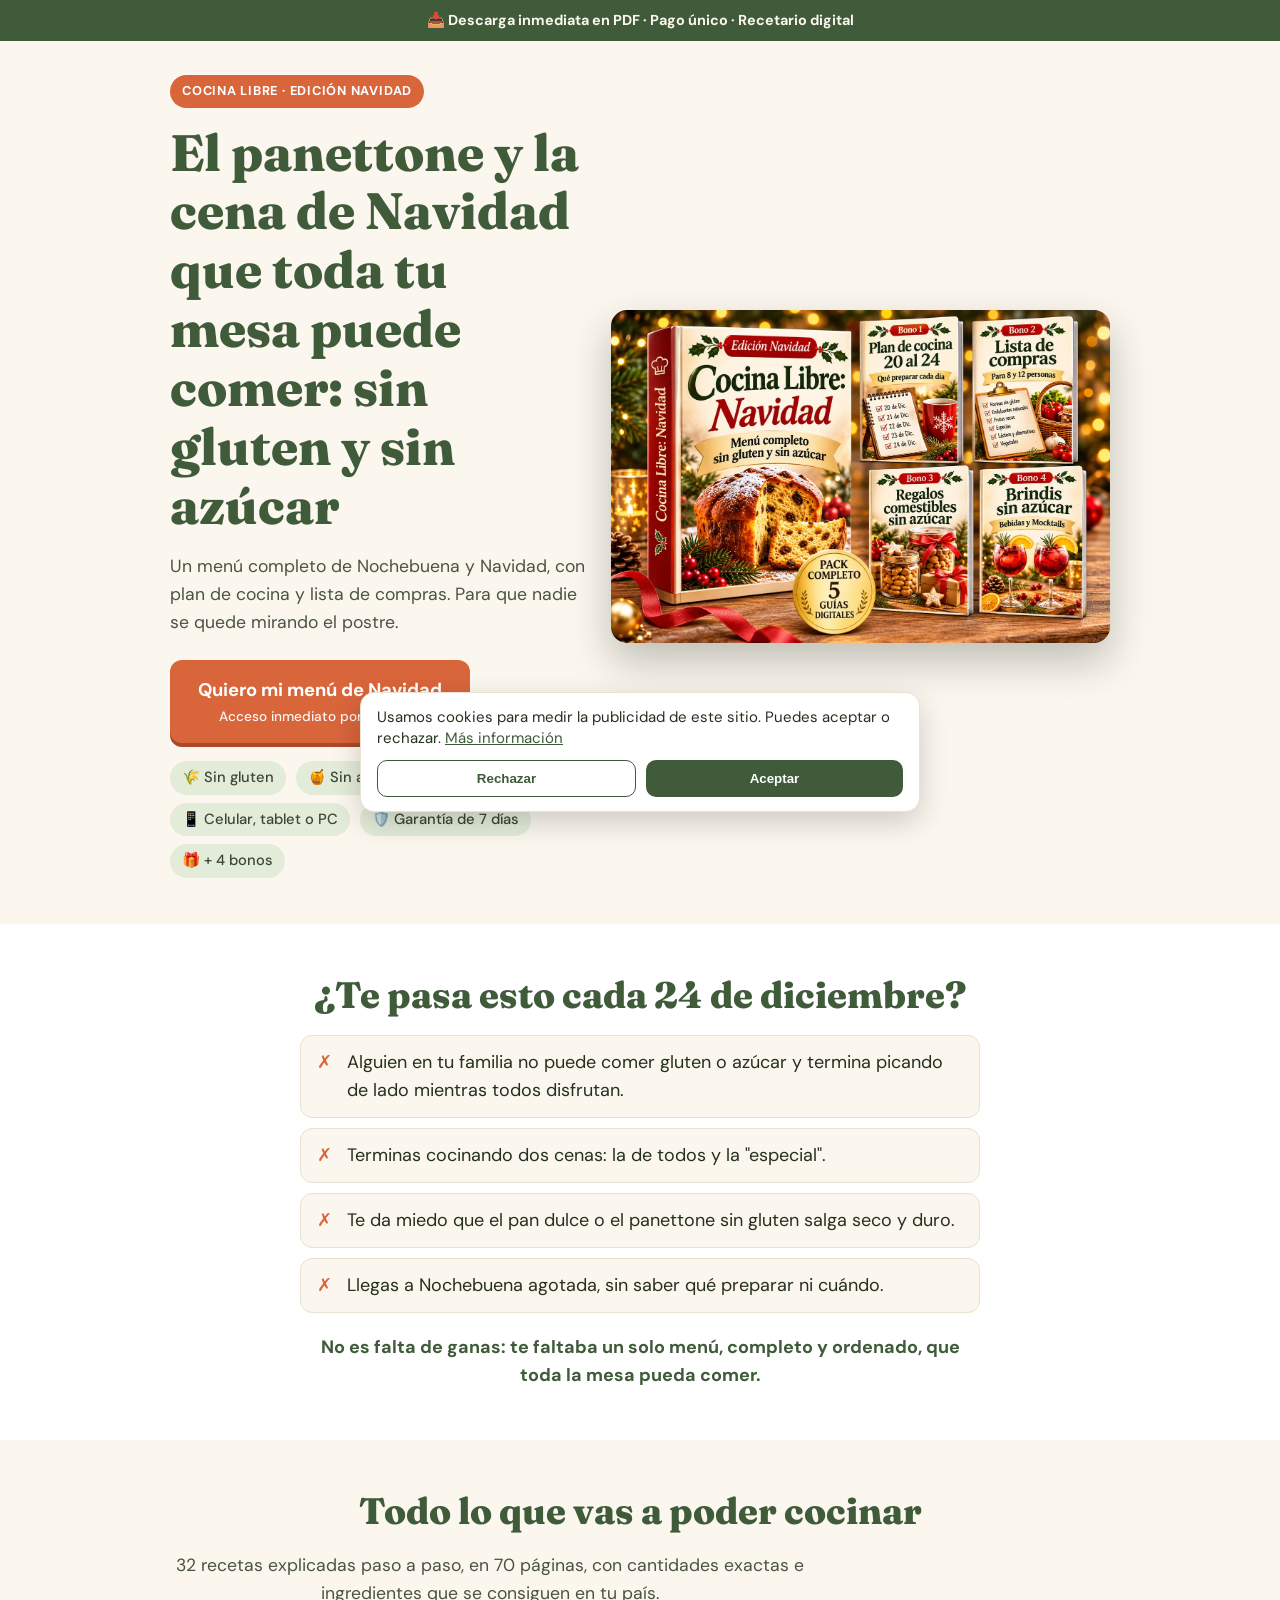
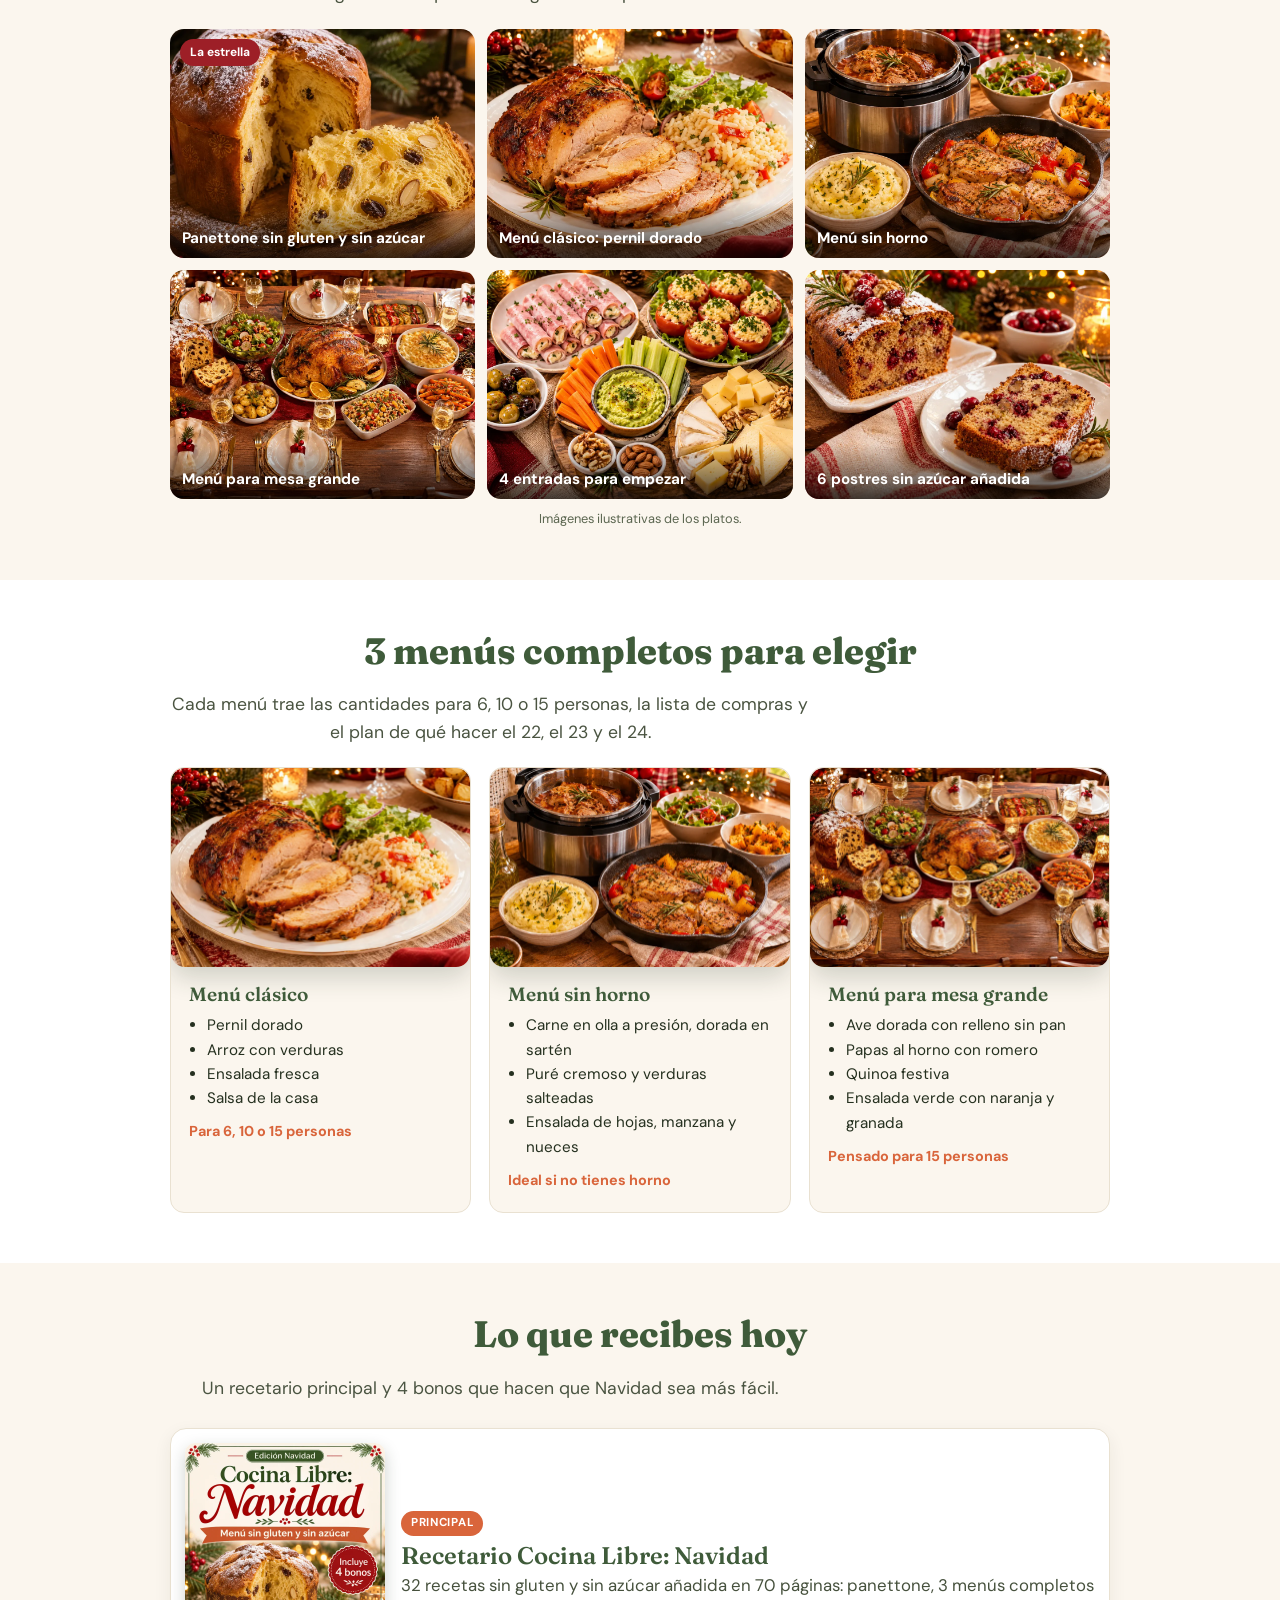
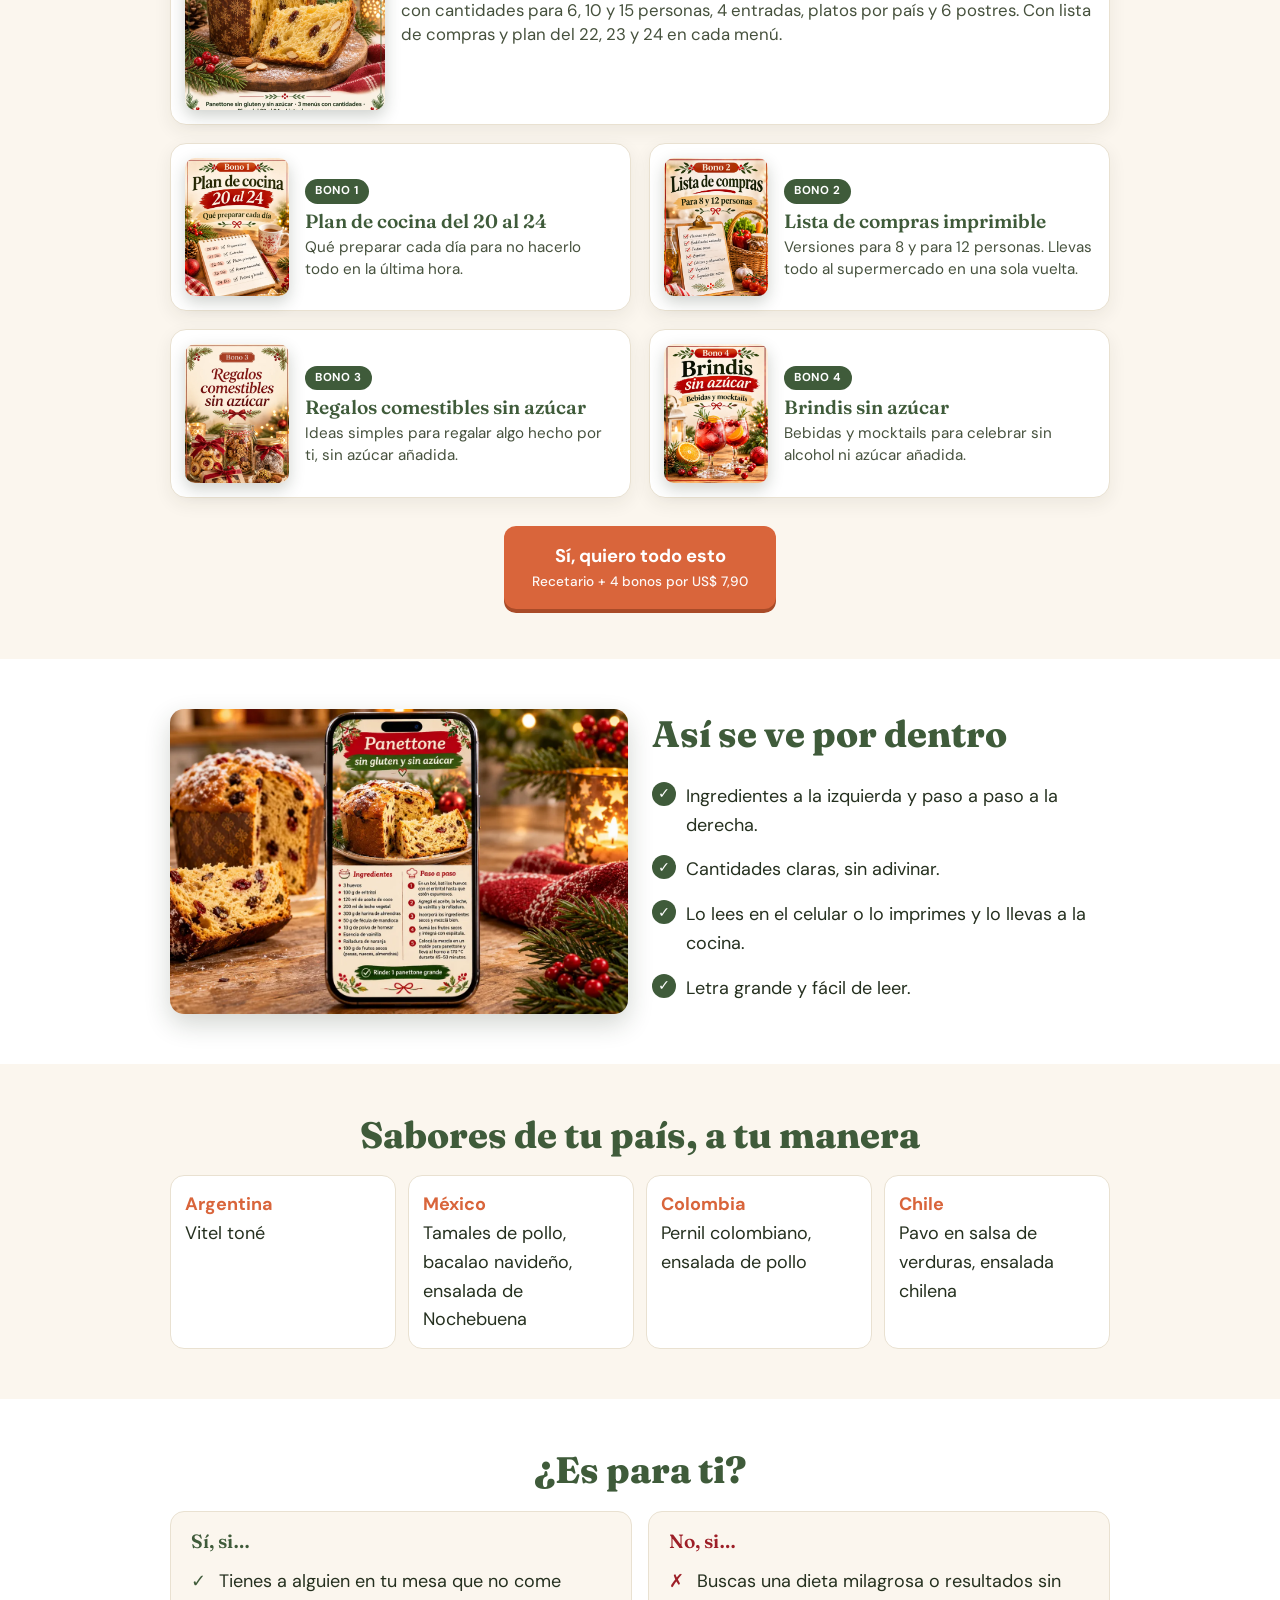
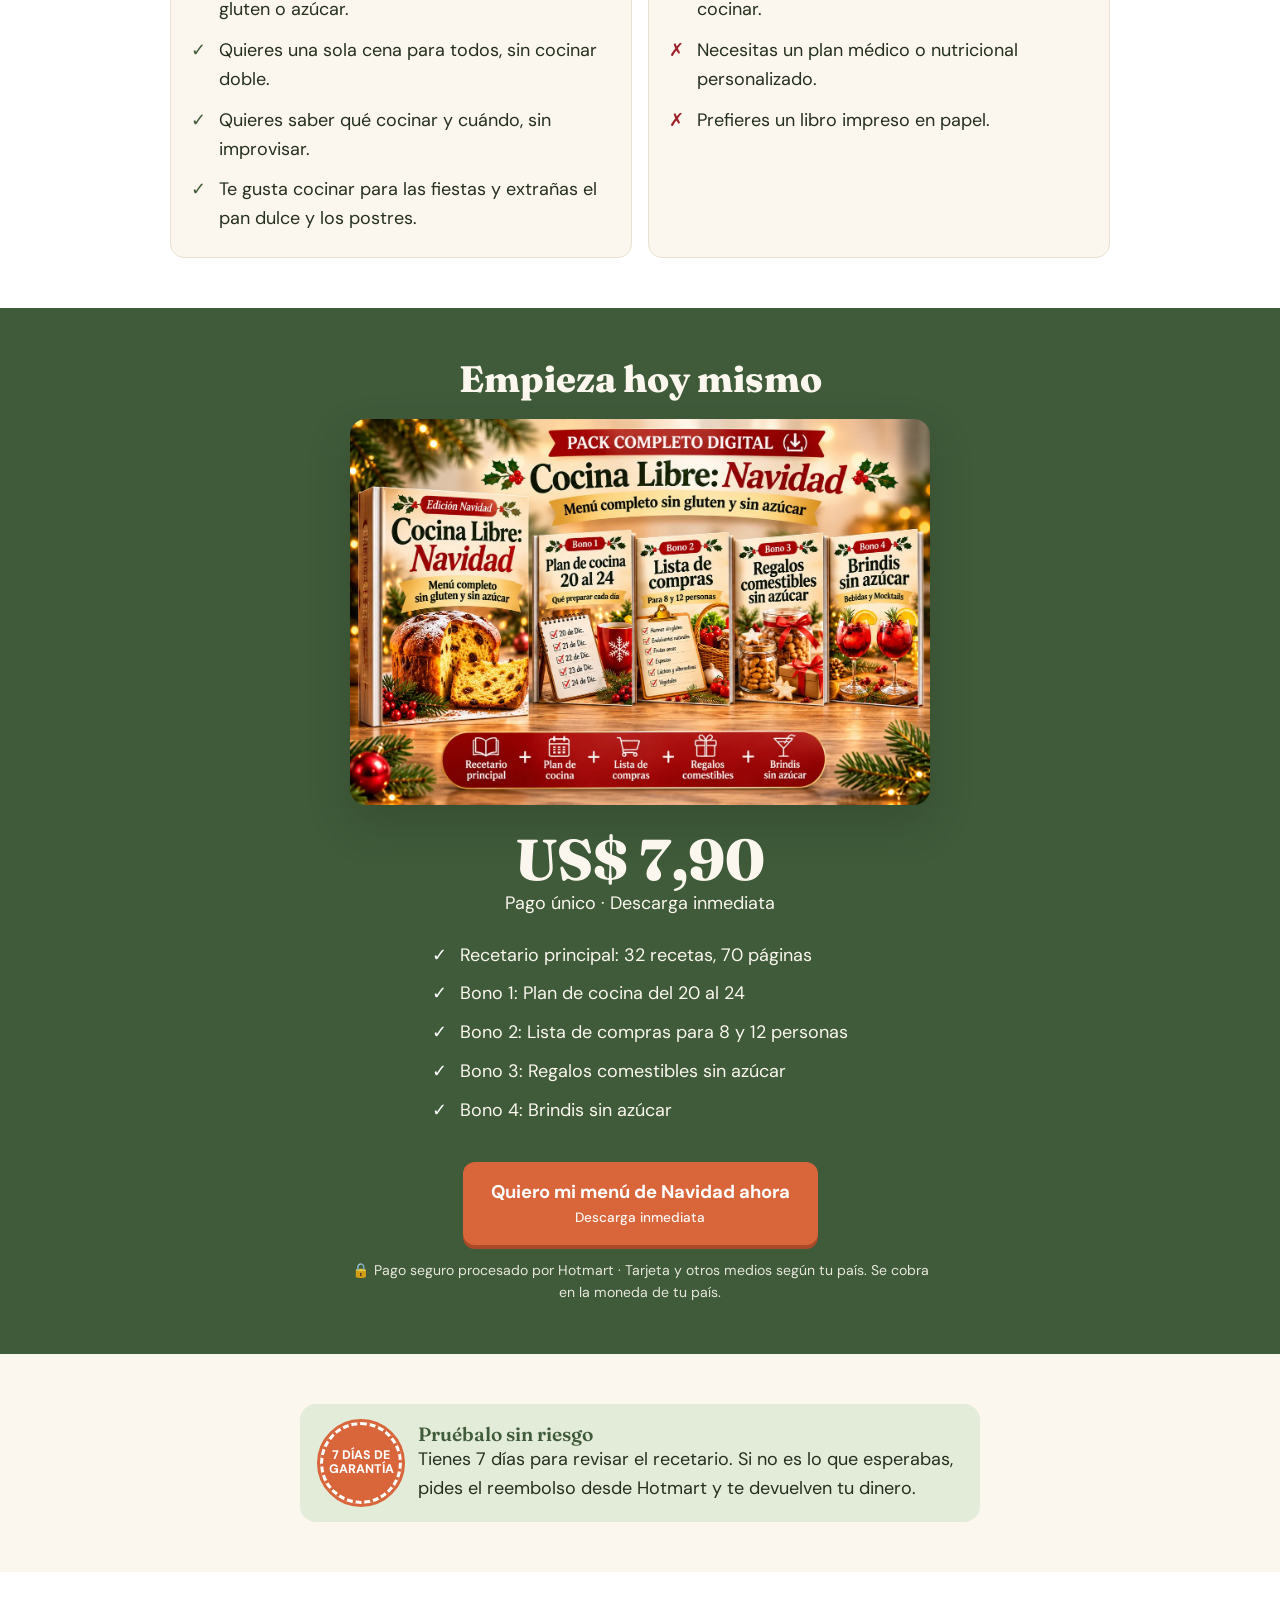
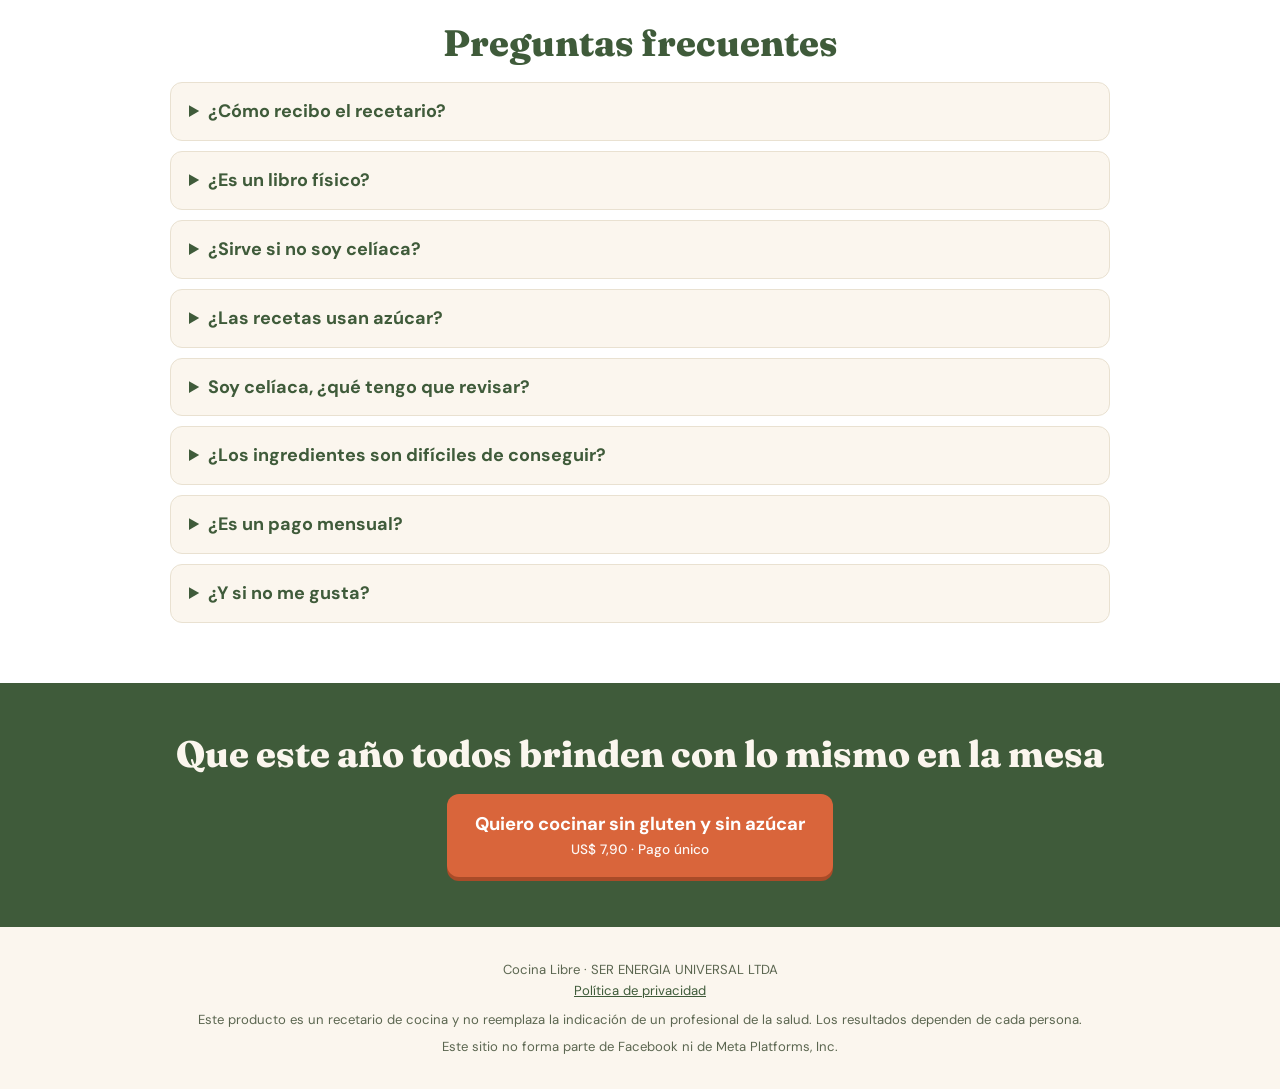
<file: index.html>
<!doctype html>
<html lang="es">
<head>
<meta charset="utf-8">
<meta name="viewport" content="width=device-width, initial-scale=1">
<title>Cocina Libre: Navidad · Menú sin gluten y sin azúcar</title>
<meta name="description" content="Panettone y menú completo de Nochebuena sin gluten y sin azúcar, con plan de cocina, lista de compras y 4 bonos. Una sola mesa para toda tu familia.">
<link rel="preconnect" href="https://fonts.googleapis.com">
<link rel="preconnect" href="https://fonts.gstatic.com" crossorigin>
<link href="https://fonts.googleapis.com/css2?family=DM+Sans:wght@400;500;700&family=Fraunces:opsz,wght@9..144,600;9..144,800&display=swap" rel="stylesheet">
<style>
  /* Marca Cocina Libre: verde, terracota y crema. Estructura modelada de la landing que ya vende (250 recetas). */
  :root{--verde:#3F5B3A;--terra:#D9653B;--terra2:#a94b28;--crema:#FBF6EE;--tinta:#25301f;--suave:#e9e1d1;--blanco:#fff;--vc:#E3EBD9;--rojo:#9d1f27}
  *{box-sizing:border-box;margin:0;padding:0}
  html{scroll-behavior:smooth}
  body{font-family:'DM Sans',system-ui,sans-serif;font-size:18px;line-height:1.6;color:var(--tinta);background:var(--crema);padding-bottom:76px}
  h1,h2,h3{font-family:'Fraunces',Georgia,serif;line-height:1.15;color:var(--verde)}
  h1{font-size:clamp(2rem,7vw,3.2rem);font-weight:800}
  h2{font-size:clamp(1.6rem,5vw,2.3rem);font-weight:800;margin-bottom:.5em}
  h3{font-size:1.2rem;font-weight:600}
  img{max-width:100%}
  .wrap{max-width:980px;margin:0 auto;padding:0 20px}
  section{padding:50px 0}
  .alt{background:var(--blanco)}
  .verde{background:var(--verde);color:var(--crema)}
  .verde h2{color:var(--crema)}
  .centro{text-align:center}
  .sub{font-size:1.1rem;color:#4a5441;max-width:640px}
  .centro .sub{margin:0 auto}
  .top{background:var(--verde);color:var(--crema);text-align:center;font-weight:700;font-size:.9rem;padding:9px 16px}
  .tag{display:inline-block;background:var(--terra);color:#fff;font-weight:700;font-size:.8rem;letter-spacing:.06em;text-transform:uppercase;padding:6px 12px;border-radius:99px;margin-bottom:16px}
  .btn{display:inline-block;background:var(--terra);color:#fff;font-weight:700;font-size:1.15rem;text-decoration:none;padding:16px 28px;border-radius:12px;text-align:center;box-shadow:0 4px 0 var(--terra2)}
  .btn:hover{filter:brightness(1.07)}
  .btn:focus-visible,summary:focus-visible{outline:3px solid var(--verde);outline-offset:3px}
  .btn small{display:block;font-weight:500;font-size:.85rem;opacity:.95}
  .chips{display:flex;flex-wrap:wrap;gap:8px 10px;margin-top:18px;font-size:.92rem;font-weight:500;color:#3c4733}
  .chips span{background:var(--vc);border-radius:99px;padding:5px 12px}
  .ilus{font-size:.8rem;color:#5b6650;margin-top:10px}
  /* hero */
  .hero{padding:34px 0 46px}
  .hero-grid{display:grid;gap:26px;align-items:center}
  .hero-grid>*{min-width:0}
  .hero p.sub{margin:16px 0 24px}
  .hero-img,.banner-img{display:block;width:100%;height:auto;border-radius:16px;box-shadow:0 18px 40px rgba(37,48,31,.28)}
  .banner-img{max-width:820px;margin:0 auto 26px}
  /* dolor */
  .dolor{list-style:none;max-width:680px;margin:0 auto}
  .dolor li{background:var(--crema);border:1px solid var(--suave);border-radius:12px;padding:12px 16px 12px 46px;margin:10px 0;position:relative}
  .dolor li::before{content:"✗";position:absolute;left:16px;top:12px;color:var(--terra);font-weight:800}
  .cierre-dolor{max-width:680px;margin:20px auto 0;text-align:center;font-weight:700;color:var(--verde)}
  /* mosaico de platos */
  .tiles{display:grid;grid-template-columns:repeat(2,minmax(0,1fr));gap:12px;margin-top:22px}
  .tile{position:relative;border-radius:14px;overflow:hidden;background:#000}
  .tile img{display:block;width:100%;height:100%;aspect-ratio:4/3;object-fit:cover}
  .tile b{position:absolute;left:0;right:0;bottom:0;padding:26px 12px 10px;color:#fff;font-size:.95rem;line-height:1.25;background:linear-gradient(transparent,rgba(0,0,0,.72))}
  .tile.estrella::after{content:"La estrella";position:absolute;top:10px;left:10px;background:var(--rojo);color:#fff;font-weight:700;font-size:.75rem;padding:4px 10px;border-radius:99px}
  /* menús */
  .menus{display:grid;grid-template-columns:minmax(0,1fr);gap:18px;margin-top:20px}
  .menu{background:var(--crema);border:1px solid var(--suave);border-radius:14px;overflow:hidden}
  .menu .foto{display:block;width:100%;height:auto;aspect-ratio:3/2;object-fit:cover}
  .menu div{padding:16px 18px 20px}
  .menu ul{margin:8px 0 0 18px;font-size:.95rem}
  .menu .para{font-weight:700;color:var(--terra);font-size:.9rem;margin-top:10px}
  /* stack: lo que recibes */
  .stack{display:grid;grid-template-columns:minmax(0,1fr);gap:18px;margin-top:26px}
  .item{display:grid;grid-template-columns:104px minmax(0,1fr);gap:16px;align-items:center;background:var(--blanco);border:1px solid var(--suave);border-radius:16px;padding:14px;box-shadow:0 6px 18px rgba(37,48,31,.07)}
  .item img{display:block;width:100%;height:auto;aspect-ratio:3/4;object-fit:cover;object-position:top;border-radius:10px;box-shadow:0 6px 16px rgba(37,48,31,.22)}
  .item .et{display:inline-block;background:var(--verde);color:#fff;font-weight:700;font-size:.72rem;letter-spacing:.06em;text-transform:uppercase;padding:3px 10px;border-radius:99px;margin-bottom:6px}
  .item.principal .et{background:var(--terra)}
  .item h3{margin-bottom:4px}
  .item p{font-size:.95rem;line-height:1.45;color:#46513d}
  /* ¿es para ti? */
  .sino{display:grid;grid-template-columns:minmax(0,1fr);gap:16px;margin-top:20px}
  .sino>div{background:var(--crema);border:1px solid var(--suave);border-radius:14px;padding:18px 20px}
  .sino h3{margin-bottom:8px}
  .si h3{color:var(--verde)}
  .no h3{color:var(--rojo)}
  .sino ul{list-style:none}
  .sino li{padding:6px 0 6px 28px;position:relative}
  .si li::before{content:"✓";position:absolute;left:0;color:var(--verde);font-weight:800}
  .no li::before{content:"✗";position:absolute;left:0;color:var(--rojo);font-weight:800}
  /* por dentro */
  .adentro{display:grid;grid-template-columns:minmax(0,1fr);gap:24px;align-items:center}
  .foto{display:block;width:100%;height:auto;aspect-ratio:3/2;object-fit:cover;border-radius:14px;box-shadow:0 10px 26px rgba(37,48,31,.2)}
  ul.checks{list-style:none}
  ul.checks li{padding:8px 0 8px 34px;position:relative}
  ul.checks li::before{content:"✓";position:absolute;left:0;top:8px;width:24px;height:24px;border-radius:50%;background:var(--verde);color:#fff;font-size:.9rem;display:flex;align-items:center;justify-content:center}
  /* países */
  .paises{display:grid;grid-template-columns:repeat(2,minmax(0,1fr));gap:12px;margin-top:18px;text-align:left}
  .paises .card{background:var(--blanco);border:1px solid var(--suave);border-radius:14px;padding:14px}
  .paises b{display:block;color:var(--terra)}
  /* precio */
  .precio{max-width:620px;margin:0 auto;text-align:center}
  .precio .monto{font-family:'Fraunces',serif;font-size:3.6rem;font-weight:800;color:var(--crema);line-height:1}
  .precio .lista{list-style:none;text-align:left;margin:18px auto;display:inline-block}
  .precio .lista li{padding:5px 0 5px 28px;position:relative}
  .precio .lista li::before{content:"✓";position:absolute;left:0;color:#fff;font-weight:800}
  .precio .btn{margin-top:14px}
  .pago{font-size:.88rem;opacity:.9;margin-top:14px}
  .garantia{display:flex;gap:16px;align-items:center;max-width:680px;margin:0 auto;background:var(--vc);border-radius:16px;padding:18px 20px}
  .sello{flex:0 0 82px;height:82px;border-radius:50%;background:var(--terra);color:#fff;font-weight:800;font-size:.78rem;line-height:1.1;display:flex;align-items:center;justify-content:center;text-align:center;border:3px dashed #fff;outline:3px solid var(--terra)}
  /* faq */
  details{background:var(--crema);border:1px solid var(--suave);border-radius:12px;margin:10px 0;padding:14px 18px}
  summary{cursor:pointer;font-weight:700;color:var(--verde)}
  details p{margin-top:10px}
  footer{padding:32px 0;font-size:.82rem;color:#5b6650;text-align:center}
  footer a{color:var(--verde)}
  .barra{position:fixed;left:0;right:0;bottom:0;background:var(--verde);padding:10px 16px;text-align:center;z-index:10;box-shadow:0 -4px 14px rgba(0,0,0,.15)}
  .barra .btn{display:block;max-width:420px;margin:0 auto;padding:12px 20px;font-size:1.05rem}
  @media(min-width:760px){
    .hero-grid{grid-template-columns:1fr 1.2fr}
    .tiles{grid-template-columns:repeat(3,minmax(0,1fr))}
    .menus{grid-template-columns:repeat(3,minmax(0,1fr))}
    .stack{grid-template-columns:repeat(2,minmax(0,1fr))}
    .item.principal{grid-column:1/-1;grid-template-columns:200px minmax(0,1fr)}
    .item.principal h3{font-size:1.5rem}
    .item.principal p{font-size:1.05rem}
    .sino{grid-template-columns:repeat(2,minmax(0,1fr))}
    .adentro{grid-template-columns:repeat(2,minmax(0,1fr))}
    .paises{grid-template-columns:repeat(4,minmax(0,1fr))}
    body{padding-bottom:0}
    .barra{display:none}
  }
  @media(prefers-reduced-motion:reduce){html{scroll-behavior:auto}}
</style>
</head>
<body data-viewcontent>

<div class="top">📥 Descarga inmediata en PDF · Pago único · Recetario digital</div>

<!-- 1. HERO -->
<header class="hero">
  <div class="wrap hero-grid">
    <div>
      <span class="tag">Cocina Libre · Edición Navidad</span>
      <h1>El panettone y la cena de Navidad que toda tu mesa puede comer: sin gluten y sin azúcar</h1>
      <p class="sub">Un menú completo de Nochebuena y Navidad, con plan de cocina y lista de compras. Para que nadie se quede mirando el postre.</p>
      <a class="btn" href="PEGA-AQUI-TU-LINK-DE-CHECKOUT" data-cta="hero">Quiero mi menú de Navidad<small>Acceso inmediato por US$ 7,90</small></a>
      <div class="chips"><span>🌾 Sin gluten</span><span>🍯 Sin azúcar añadida</span><span>📱 Celular, tablet o PC</span><span>🛡️ Garantía de 7 días</span><span>🎁 + 4 bonos</span></div>
    </div>
    <img class="hero-img" src="img/pack-hero.webp" width="1400" height="933" alt="Recetario Cocina Libre: Navidad con panettone y sus 4 bonos: plan de cocina, lista de compras, regalos comestibles y brindis sin azúcar">
  </div>
</header>

<!-- 2. DOLOR -->
<section class="alt">
  <div class="wrap">
    <h2 class="centro">¿Te pasa esto cada 24 de diciembre?</h2>
    <ul class="dolor">
      <li>Alguien en tu familia no puede comer gluten o azúcar y termina picando de lado mientras todos disfrutan.</li>
      <li>Terminas cocinando dos cenas: la de todos y la "especial".</li>
      <li>Te da miedo que el pan dulce o el panettone sin gluten salga seco y duro.</li>
      <li>Llegas a Nochebuena agotada, sin saber qué preparar ni cuándo.</li>
    </ul>
    <p class="cierre-dolor">No es falta de ganas: te faltaba un solo menú, completo y ordenado, que toda la mesa pueda comer.</p>
  </div>
</section>

<!-- 3. TODO LO QUE VAS A COCINAR -->
<section>
  <div class="wrap">
    <h2 class="centro">Todo lo que vas a poder cocinar</h2>
    <p class="sub centro">32 recetas explicadas paso a paso, en 70 páginas, con cantidades exactas e ingredientes que se consiguen en tu país.</p>
    <div class="tiles">
      <div class="tile estrella"><img src="img/panettone-pasas.webp" width="1200" height="800" loading="lazy" alt="Panettone sin gluten y sin azúcar con pasas y almendras"><b>Panettone sin gluten y sin azúcar</b></div>
      <div class="tile"><img src="img/pernil-plato.webp" width="1200" height="800" loading="lazy" alt="Pernil dorado con arroz y ensalada"><b>Menú clásico: pernil dorado</b></div>
      <div class="tile"><img src="img/menu-sin-horno.webp" width="1200" height="800" loading="lazy" alt="Menú sin horno con olla a presión y sartén"><b>Menú sin horno</b></div>
      <div class="tile"><img src="img/mesa-nochebuena.webp" width="1200" height="800" loading="lazy" alt="Mesa de Nochebuena completa"><b>Menú para mesa grande</b></div>
      <div class="tile"><img src="img/entradas-tabla.webp" width="1200" height="800" loading="lazy" alt="Entradas navideñas: rollitos, tomates rellenos, dip de palta y tabla de quesos"><b>4 entradas para empezar</b></div>
      <div class="tile"><img src="img/postre-budin.webp" width="1200" height="800" loading="lazy" alt="Budín de frutos rojos y nueces sin azúcar"><b>6 postres sin azúcar añadida</b></div>
    </div>
    <p class="ilus centro">Imágenes ilustrativas de los platos.</p>
  </div>
</section>

<!-- 4. TRES MENÚS -->
<section class="alt">
  <div class="wrap">
    <h2 class="centro">3 menús completos para elegir</h2>
    <p class="sub centro">Cada menú trae las cantidades para 6, 10 o 15 personas, la lista de compras y el plan de qué hacer el 22, el 23 y el 24.</p>
    <div class="menus">
      <div class="menu">
        <img class="foto" src="img/pernil-plato.webp" width="1200" height="800" loading="lazy" alt="Pernil dorado con arroz y ensalada">
        <div><h3>Menú clásico</h3>
          <ul><li>Pernil dorado</li><li>Arroz con verduras</li><li>Ensalada fresca</li><li>Salsa de la casa</li></ul>
          <p class="para">Para 6, 10 o 15 personas</p></div>
      </div>
      <div class="menu">
        <img class="foto" src="img/menu-sin-horno.webp" width="1200" height="800" loading="lazy" alt="Menú sin horno con olla a presión y sartén">
        <div><h3>Menú sin horno</h3>
          <ul><li>Carne en olla a presión, dorada en sartén</li><li>Puré cremoso y verduras salteadas</li><li>Ensalada de hojas, manzana y nueces</li></ul>
          <p class="para">Ideal si no tienes horno</p></div>
      </div>
      <div class="menu">
        <img class="foto" src="img/mesa-nochebuena.webp" width="1200" height="800" loading="lazy" alt="Mesa de Nochebuena completa para muchas personas">
        <div><h3>Menú para mesa grande</h3>
          <ul><li>Ave dorada con relleno sin pan</li><li>Papas al horno con romero</li><li>Quinoa festiva</li><li>Ensalada verde con naranja y granada</li></ul>
          <p class="para">Pensado para 15 personas</p></div>
      </div>
    </div>
  </div>
</section>

<!-- 5. LO QUE RECIBES HOY (con todos los bonos) -->
<section>
  <div class="wrap">
    <h2 class="centro">Lo que recibes hoy</h2>
    <p class="sub centro">Un recetario principal y 4 bonos que hacen que Navidad sea más fácil.</p>
    <div class="stack">
      <div class="item principal">
        <img src="img/libro-final.webp" width="800" height="1120" loading="lazy" alt="Portada del recetario Cocina Libre: Navidad">
        <div><span class="et">Principal</span><h3>Recetario Cocina Libre: Navidad</h3>
          <p>32 recetas sin gluten y sin azúcar añadida en 70 páginas: panettone, 3 menús completos con cantidades para 6, 10 y 15 personas, 4 entradas, platos por país y 6 postres. Con lista de compras y plan del 22, 23 y 24 en cada menú.</p></div>
      </div>
      <div class="item">
        <img src="img/bono1-plan.webp" width="700" height="1050" loading="lazy" alt="Bono 1: Plan de cocina del 20 al 24">
        <div><span class="et">Bono 1</span><h3>Plan de cocina del 20 al 24</h3>
          <p>Qué preparar cada día para no hacerlo todo en la última hora.</p></div>
      </div>
      <div class="item">
        <img src="img/bono2-lista.webp" width="700" height="1050" loading="lazy" alt="Bono 2: Lista de compras para 8 y 12 personas">
        <div><span class="et">Bono 2</span><h3>Lista de compras imprimible</h3>
          <p>Versiones para 8 y para 12 personas. Llevas todo al supermercado en una sola vuelta.</p></div>
      </div>
      <div class="item">
        <img src="img/bono3-regalos.webp" width="700" height="1244" loading="lazy" alt="Bono 3: Regalos comestibles sin azúcar">
        <div><span class="et">Bono 3</span><h3>Regalos comestibles sin azúcar</h3>
          <p>Ideas simples para regalar algo hecho por ti, sin azúcar añadida.</p></div>
      </div>
      <div class="item">
        <img src="img/bono4-brindis.webp" width="700" height="933" loading="lazy" alt="Bono 4: Brindis sin azúcar, bebidas y mocktails">
        <div><span class="et">Bono 4</span><h3>Brindis sin azúcar</h3>
          <p>Bebidas y mocktails para celebrar sin alcohol ni azúcar añadida.</p></div>
      </div>
    </div>
    <p class="centro" style="margin-top:28px"><a class="btn" href="PEGA-AQUI-TU-LINK-DE-CHECKOUT" data-cta="stack">Sí, quiero todo esto<small>Recetario + 4 bonos por US$ 7,90</small></a></p>
  </div>
</section>

<!-- 6. POR DENTRO -->
<section class="alt">
  <div class="wrap adentro">
    <img class="foto" src="img/mockup-celular.webp" width="1200" height="800" loading="lazy" alt="Receta de panettone sin gluten y sin azúcar abierta en un celular">
    <div>
      <h2>Así se ve por dentro</h2>
      <ul class="checks">
        <li>Ingredientes a la izquierda y paso a paso a la derecha.</li>
        <li>Cantidades claras, sin adivinar.</li>
        <li>Lo lees en el celular o lo imprimes y lo llevas a la cocina.</li>
        <li>Letra grande y fácil de leer.</li>
      </ul>
    </div>
  </div>
</section>

<!-- 7. PAÍSES -->
<section>
  <div class="wrap centro">
    <h2>Sabores de tu país, a tu manera</h2>
    <div class="paises">
      <div class="card"><b>Argentina</b>Vitel toné</div>
      <div class="card"><b>México</b>Tamales de pollo, bacalao navideño, ensalada de Nochebuena</div>
      <div class="card"><b>Colombia</b>Pernil colombiano, ensalada de pollo</div>
      <div class="card"><b>Chile</b>Pavo en salsa de verduras, ensalada chilena</div>
    </div>
  </div>
</section>

<!-- 8. ¿ES PARA TI? -->
<section class="alt">
  <div class="wrap">
    <h2 class="centro">¿Es para ti?</h2>
    <div class="sino">
      <div class="si"><h3>Sí, si…</h3><ul>
        <li>Tienes a alguien en tu mesa que no come gluten o azúcar.</li>
        <li>Quieres una sola cena para todos, sin cocinar doble.</li>
        <li>Quieres saber qué cocinar y cuándo, sin improvisar.</li>
        <li>Te gusta cocinar para las fiestas y extrañas el pan dulce y los postres.</li></ul></div>
      <div class="no"><h3>No, si…</h3><ul>
        <li>Buscas una dieta milagrosa o resultados sin cocinar.</li>
        <li>Necesitas un plan médico o nutricional personalizado.</li>
        <li>Prefieres un libro impreso en papel.</li></ul></div>
    </div>
  </div>
</section>

<!-- 9. PRECIO + GARANTÍA -->
<section class="verde">
  <div class="wrap precio">
    <h2>Empieza hoy mismo</h2>
    <img class="banner-img" src="img/pack-banner.webp" width="1400" height="933" loading="lazy" alt="Pack completo digital: recetario principal, plan de cocina, lista de compras, regalos comestibles y brindis sin azúcar">
    <div class="monto">US$ 7,90</div>
    <p>Pago único · Descarga inmediata</p>
    <ul class="lista">
      <li>Recetario principal: 32 recetas, 70 páginas</li>
      <li>Bono 1: Plan de cocina del 20 al 24</li>
      <li>Bono 2: Lista de compras para 8 y 12 personas</li>
      <li>Bono 3: Regalos comestibles sin azúcar</li>
      <li>Bono 4: Brindis sin azúcar</li>
    </ul><br>
    <a class="btn" href="PEGA-AQUI-TU-LINK-DE-CHECKOUT" data-cta="precio">Quiero mi menú de Navidad ahora<small>Descarga inmediata</small></a>
    <p class="pago">🔒 Pago seguro procesado por Hotmart · Tarjeta y otros medios según tu país. Se cobra en la moneda de tu país.</p>
  </div>
</section>

<section>
  <div class="wrap">
    <div class="garantia">
      <div class="sello">7 DÍAS DE GARANTÍA</div>
      <div><h3>Pruébalo sin riesgo</h3>
      <p>Tienes 7 días para revisar el recetario. Si no es lo que esperabas, pides el reembolso desde Hotmart y te devuelven tu dinero.</p></div>
    </div>
  </div>
</section>

<!-- 10. PREGUNTAS -->
<section class="alt">
  <div class="wrap">
    <h2 class="centro">Preguntas frecuentes</h2>
    <details><summary>¿Cómo recibo el recetario?</summary><p>Apenas se confirma el pago, recibes un correo con el acceso para descargar el libro y los 4 bonos.</p></details>
    <details><summary>¿Es un libro físico?</summary><p>No. Es un PDF digital que puedes leer en el celular, tablet o computadora, o imprimir.</p></details>
    <details><summary>¿Sirve si no soy celíaca?</summary><p>Sí. Las recetas son para toda la mesa. Están hechas para que quien no tiene restricciones también las disfrute.</p></details>
    <details><summary>¿Las recetas usan azúcar?</summary><p>No llevan azúcar añadida. Usan endulzantes de fácil acceso y cada receta lo indica. Las frutas y las pasas aportan su azúcar natural.</p></details>
    <details><summary>Soy celíaca, ¿qué tengo que revisar?</summary><p>Revisa siempre que los ingredientes envasados indiquen "sin gluten" en tu país. Este recetario no reemplaza la indicación de tu médico o nutricionista.</p></details>
    <details><summary>¿Los ingredientes son difíciles de conseguir?</summary><p>No. Usamos ingredientes de supermercados de toda Latinoamérica y, cuando hace falta, damos opciones.</p></details>
    <details><summary>¿Es un pago mensual?</summary><p>No. Pagas una sola vez.</p></details>
    <details><summary>¿Y si no me gusta?</summary><p>Tienes 7 días de garantía. Pides el reembolso desde Hotmart y te devuelven el pago.</p></details>
  </div>
</section>

<!-- 11. CIERRE -->
<section class="verde">
  <div class="wrap centro">
    <h2>Que este año todos brinden con lo mismo en la mesa</h2>
    <a class="btn" href="PEGA-AQUI-TU-LINK-DE-CHECKOUT" data-cta="cierre">Quiero cocinar sin gluten y sin azúcar<small>US$ 7,90 · Pago único</small></a>
  </div>
</section>

<footer>
  <div class="wrap">
    <p>Cocina Libre · SER ENERGIA UNIVERSAL LTDA</p>
    <p><a href="privacidad.html">Política de privacidad</a></p>
    <p style="margin-top:8px">Este producto es un recetario de cocina y no reemplaza la indicación de un profesional de la salud. Los resultados dependen de cada persona.</p>
    <p style="margin-top:6px">Este sitio no forma parte de Facebook ni de Meta Platforms, Inc.</p>
  </div>
</footer>

<div class="barra"><a class="btn" href="PEGA-AQUI-TU-LINK-DE-CHECKOUT" data-cta="barra">Quiero mi menú · US$ 7,90</a></div>

<!-- Píxel de Meta: lo carga cookie-consent.js solo si la persona acepta. El ID se pega allí en el deploy, no antes. -->
<script src="cookie-consent.js" defer></script>
</body>
</html>
</file>
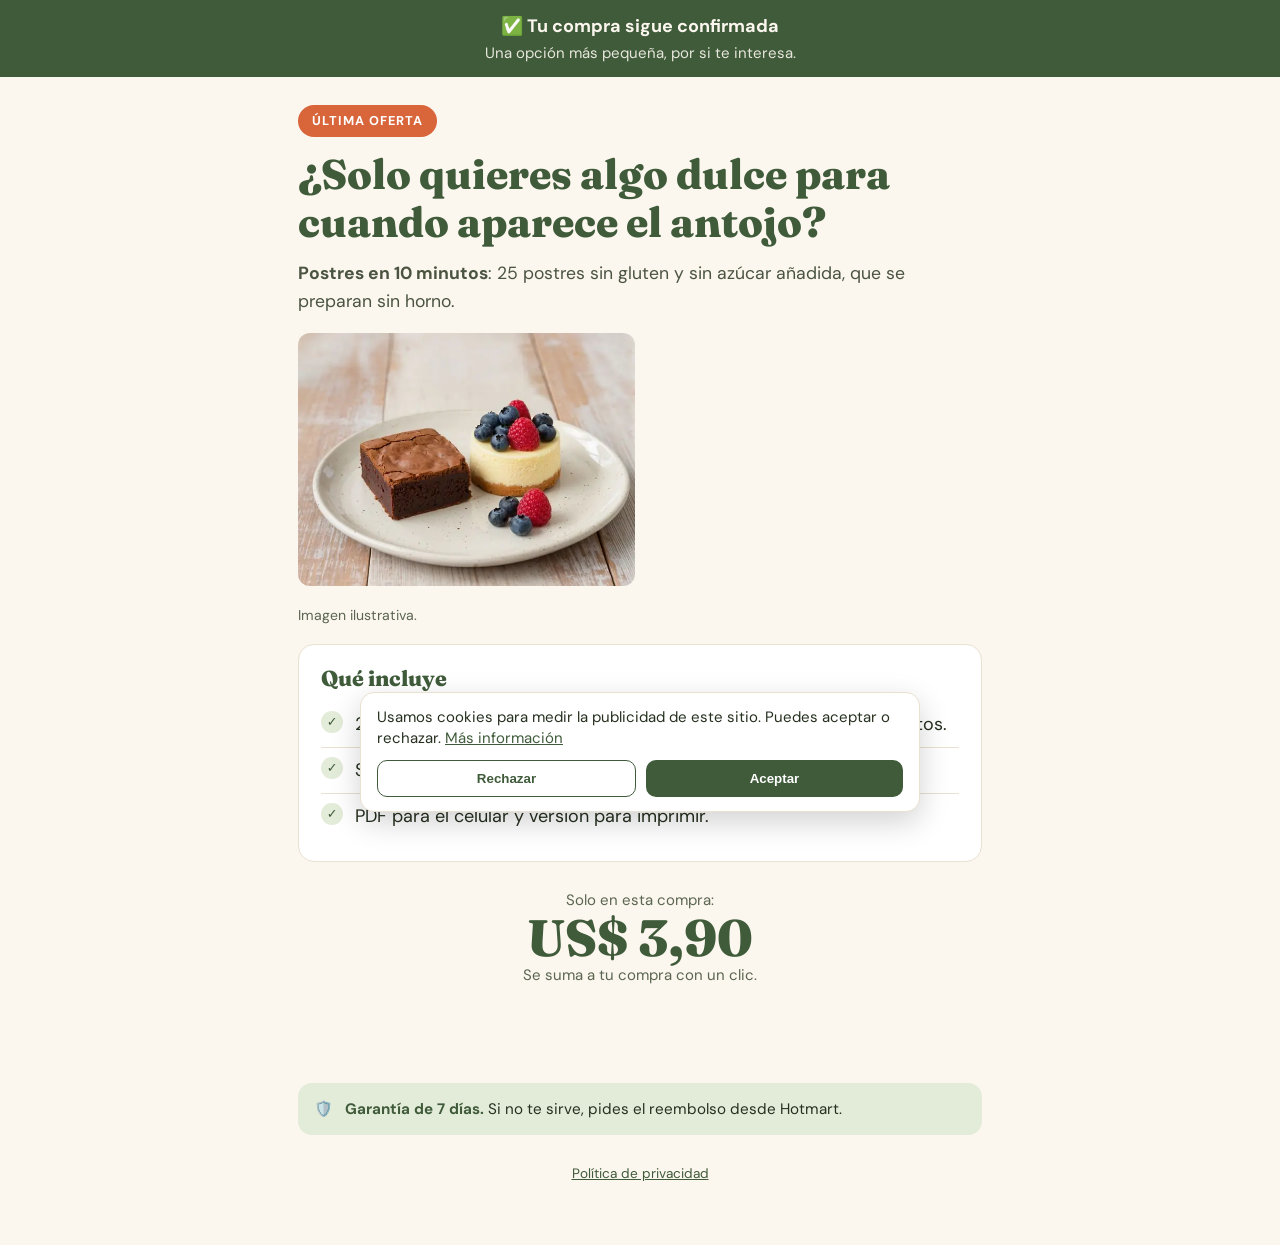
<file: downsell.html>
<!doctype html>
<html lang="es">
<head>
<meta charset="utf-8">
<meta name="viewport" content="width=device-width, initial-scale=1">
<title>Una última opción · Cocina Libre</title>
<meta name="robots" content="noindex">
<link rel="preconnect" href="https://fonts.googleapis.com">
<link rel="preconnect" href="https://fonts.gstatic.com" crossorigin>
<link href="https://fonts.googleapis.com/css2?family=DM+Sans:wght@400;500;700&family=Fraunces:opsz,wght@9..144,600;9..144,800&display=swap" rel="stylesheet">
<link rel="stylesheet" href="embudo.css">
<script src="cookie-consent.js" defer></script>
</head>
<body>
<div class="bar">✅ Tu compra sigue confirmada<small>Una opción más pequeña, por si te interesa.</small></div>
<div class="wrap">
  <span class="kick">Última oferta</span>
  <h1>¿Solo quieres algo dulce para cuando aparece el antojo?</h1>
  <p class="lead"><b>Postres en 10 minutos</b>: 25 postres sin gluten y sin azúcar añadida, que se preparan sin horno.</p>

  <div class="fotos">
    <img src="img/cl-postres.webp" width="800" height="600" loading="lazy" alt="Postres sin horno y sin azúcar">
  </div>
  <p class="nota">Imagen ilustrativa.</p>

  <div class="box">
    <h2>Qué incluye</h2>
    <ul class="ck">
      <li>25 postres listos en 10 minutos: en taza, en vaso, con fruta y bocaditos.</li>
      <li>Sin horno, sin gluten y sin azúcar añadida.</li>
      <li>PDF para el celular y versión para imprimir.</li>
    </ul>
  </div>

  <div class="price">
    <small>Solo en esta compra:</small>
    <div class="p">US$ 3,90</div>
    <small>Se suma a tu compra con un clic.</small>
  </div>

  <div class="buy">
    <!-- HOTMART · Sales Funnel Widget (etapa 2). Sin links manuales de rechazo: los pone el widget. -->
    <div id="hotmart-sales-funnel"></div>
    <script src="https://checkout.hotmart.com/lib/hotmart-checkout-elements.js"></script>
    <script>checkoutElements.init('salesFunnel').mount('#hotmart-sales-funnel');</script>
  </div>

  <div class="guar">🛡️<span><b>Garantía de 7 días.</b> Si no te sirve, pides el reembolso desde Hotmart.</span></div>
  <p class="foot"><a href="privacidad.html">Política de privacidad</a></p>
</div>
</body>
</html>
</file>
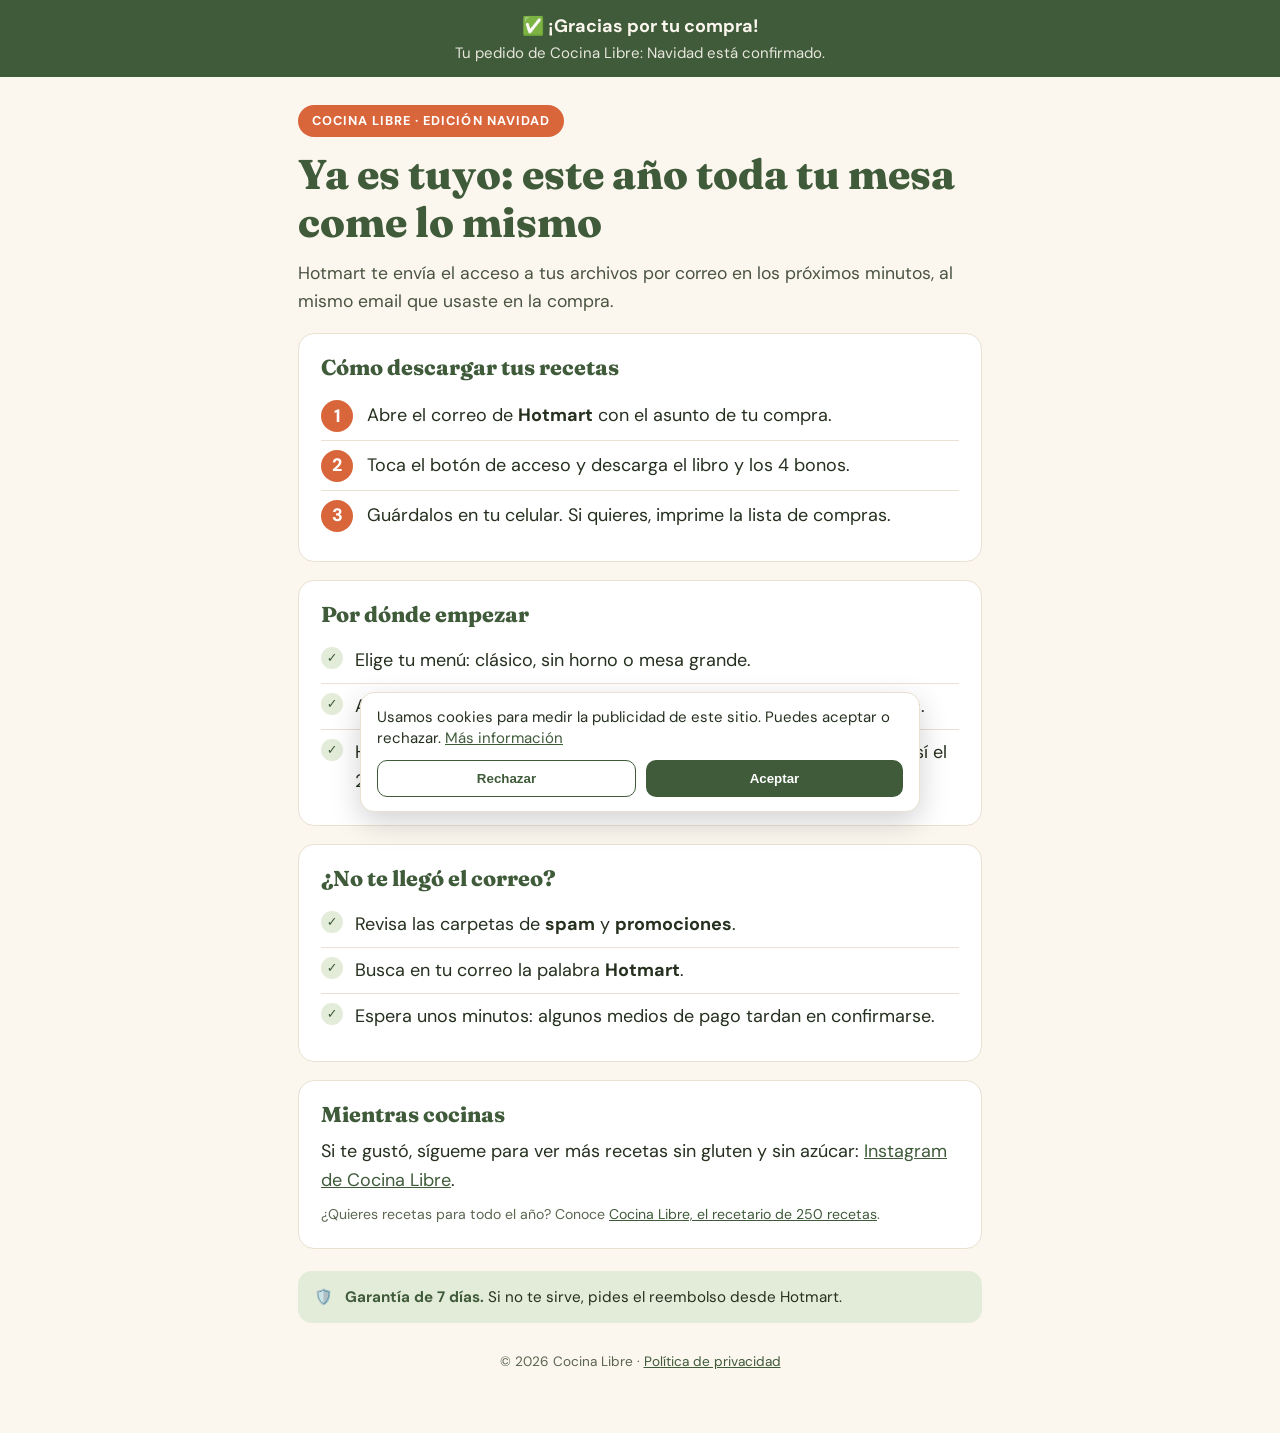
<file: gracias.html>
<!doctype html>
<html lang="es">
<head>
<meta charset="utf-8">
<meta name="viewport" content="width=device-width, initial-scale=1">
<title>¡Gracias por tu compra! · Cocina Libre: Navidad</title>
<meta name="robots" content="noindex">
<link rel="preconnect" href="https://fonts.googleapis.com">
<link rel="preconnect" href="https://fonts.gstatic.com" crossorigin>
<link href="https://fonts.googleapis.com/css2?family=DM+Sans:wght@400;500;700&family=Fraunces:opsz,wght@9..144,600;9..144,800&display=swap" rel="stylesheet">
<link rel="stylesheet" href="embudo.css">
<!-- El píxel de Meta se carga solo si la persona acepta cookies (ver cookie-consent.js). La compra la reporta Hotmart. -->
<script src="cookie-consent.js" defer></script>
</head>
<body>
<div class="bar">✅ ¡Gracias por tu compra!<small>Tu pedido de Cocina Libre: Navidad está confirmado.</small></div>
<div class="wrap">
  <span class="kick">Cocina Libre · Edición Navidad</span>
  <h1>Ya es tuyo: este año toda tu mesa come lo mismo</h1>
  <p class="lead">Hotmart te envía el acceso a tus archivos por correo en los próximos minutos, al mismo email que usaste en la compra.</p>

  <div class="box">
    <h2>Cómo descargar tus recetas</h2>
    <ol class="steps">
      <li>Abre el correo de <b>Hotmart</b> con el asunto de tu compra.</li>
      <li>Toca el botón de acceso y descarga el libro y los 4 bonos.</li>
      <li>Guárdalos en tu celular. Si quieres, imprime la lista de compras.</li>
    </ol>
  </div>

  <div class="box">
    <h2>Por dónde empezar</h2>
    <ul class="ck">
      <li>Elige tu menú: clásico, sin horno o mesa grande.</li>
      <li>Abre el <b>plan del 22, 23 y 24</b> de ese menú y sigue la lista de compras.</li>
      <li>Haz el panettone con anticipación y congélalo (hasta 3 semanas), así el 24 no te pesa.</li>
    </ul>
  </div>

  <div class="box">
    <h2>¿No te llegó el correo?</h2>
    <ul class="ck">
      <li>Revisa las carpetas de <b>spam</b> y <b>promociones</b>.</li>
      <li>Busca en tu correo la palabra <b>Hotmart</b>.</li>
      <li>Espera unos minutos: algunos medios de pago tardan en confirmarse.</li>
    </ul>
  </div>

  <div class="box">
    <h2>Mientras cocinas</h2>
    <p>Si te gustó, sígueme para ver más recetas sin gluten y sin azúcar: <a href="PEGA-AQUI-TU-INSTAGRAM">Instagram de Cocina Libre</a>.</p>
    <p class="nota">¿Quieres recetas para todo el año? Conoce <a href="https://cocina-libre-recetas.netlify.app">Cocina Libre, el recetario de 250 recetas</a>.</p>
  </div>

  <div class="guar">🛡️<span><b>Garantía de 7 días.</b> Si no te sirve, pides el reembolso desde Hotmart.</span></div>
  <p class="foot">© <span id="y"></span> Cocina Libre · <a href="privacidad.html">Política de privacidad</a></p>
</div>
<script>document.getElementById('y').textContent=new Date().getFullYear();</script>
</body>
</html>
</file>
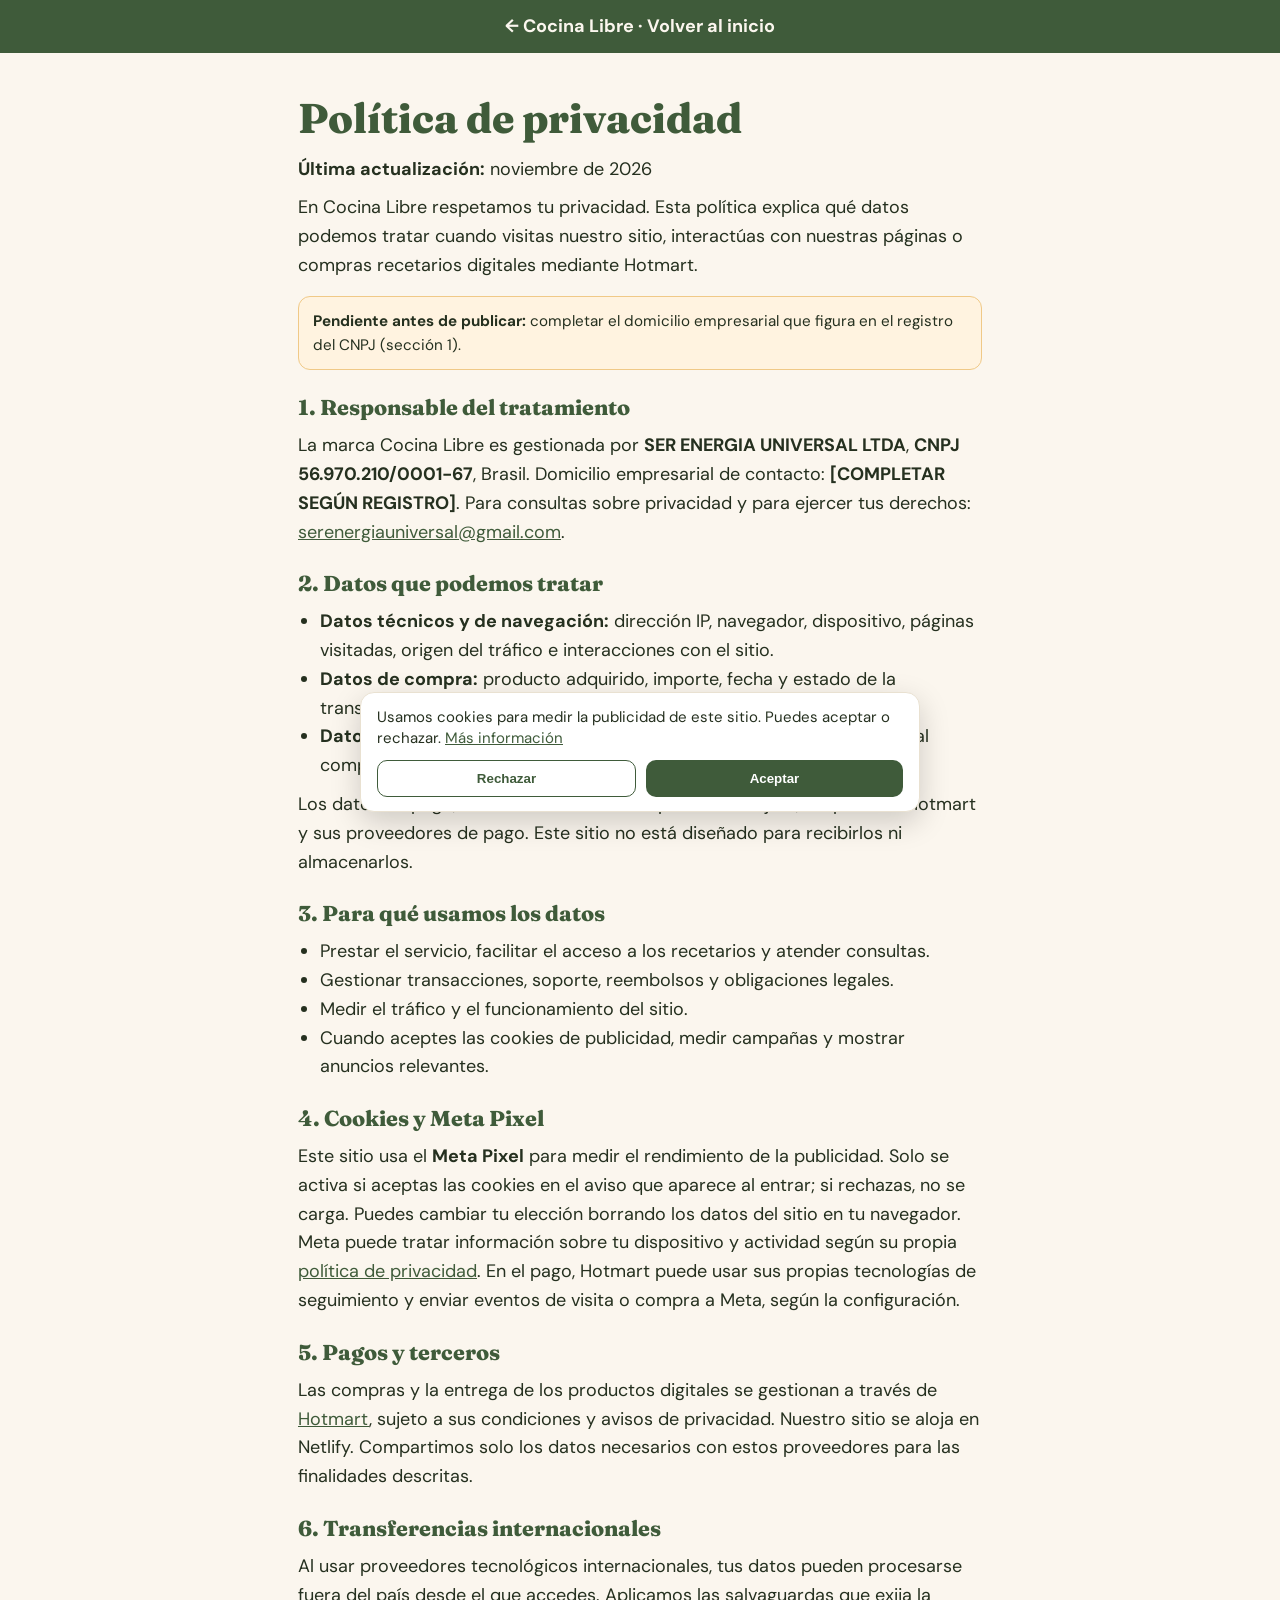
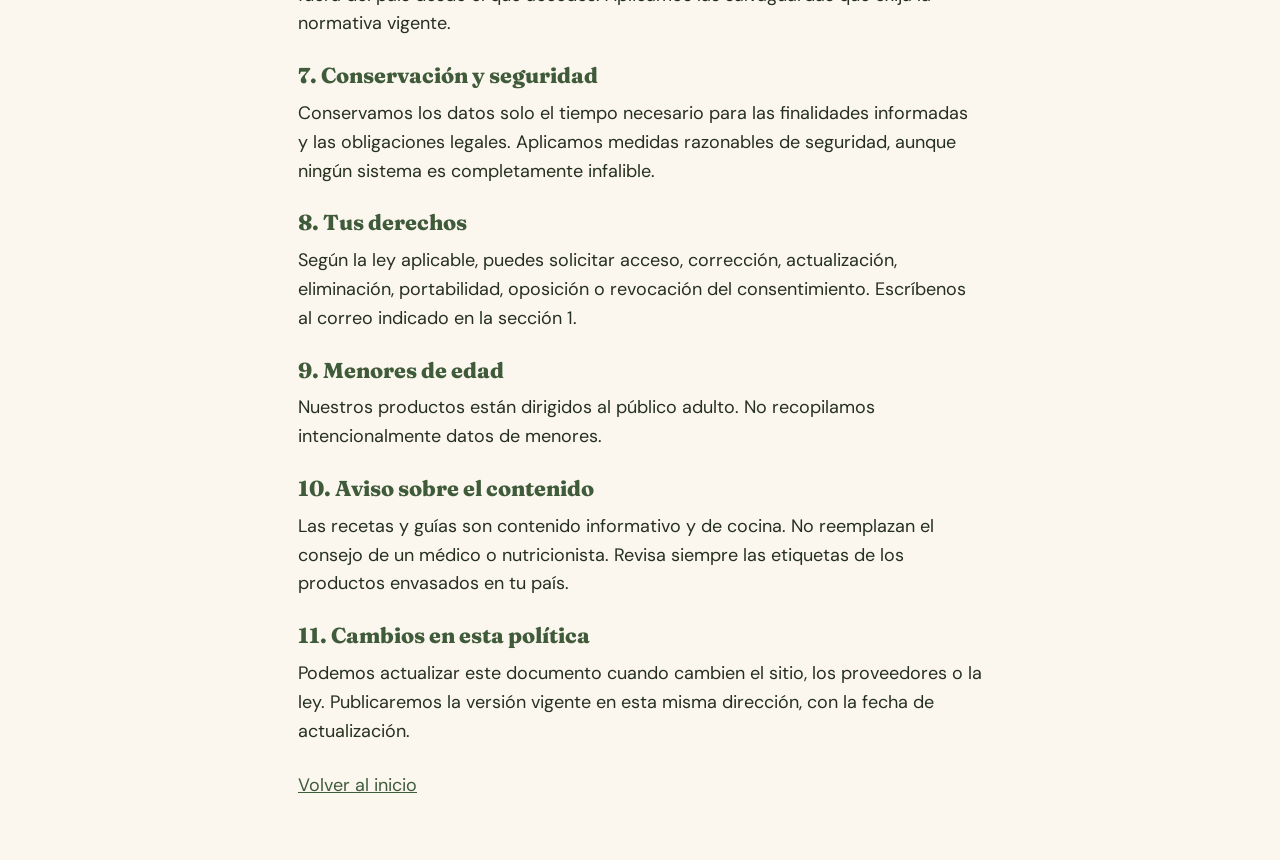
<file: privacidad.html>
<!doctype html>
<html lang="es">
<head>
<meta charset="utf-8">
<meta name="viewport" content="width=device-width, initial-scale=1">
<title>Política de privacidad · Cocina Libre</title>
<meta name="robots" content="noindex">
<link rel="preconnect" href="https://fonts.googleapis.com">
<link rel="preconnect" href="https://fonts.gstatic.com" crossorigin>
<link href="https://fonts.googleapis.com/css2?family=DM+Sans:wght@400;500;700&family=Fraunces:opsz,wght@9..144,600;9..144,800&display=swap" rel="stylesheet">
<link rel="stylesheet" href="embudo.css">
<script src="cookie-consent.js" defer></script>
</head>
<body>
<div class="bar"><a href="index.html" style="color:#FBF6EE;text-decoration:none">← Cocina Libre · Volver al inicio</a></div>
<div class="wrap legal">
  <h1>Política de privacidad</h1>
  <p><strong>Última actualización:</strong> noviembre de 2026</p>
  <p>En Cocina Libre respetamos tu privacidad. Esta política explica qué datos podemos tratar cuando visitas nuestro sitio, interactúas con nuestras páginas o compras recetarios digitales mediante Hotmart.</p>

  <div class="pend"><strong>Pendiente antes de publicar:</strong> completar el domicilio empresarial que figura en el registro del CNPJ (sección 1).</div>

  <h2>1. Responsable del tratamiento</h2>
  <p>La marca Cocina Libre es gestionada por <strong>SER ENERGIA UNIVERSAL LTDA</strong>, <strong>CNPJ 56.970.210/0001-67</strong>, Brasil. Domicilio empresarial de contacto: <strong>[COMPLETAR SEGÚN REGISTRO]</strong>. Para consultas sobre privacidad y para ejercer tus derechos: <a href="mailto:serenergiauniversal@gmail.com">serenergiauniversal@gmail.com</a>.</p>

  <h2>2. Datos que podemos tratar</h2>
  <ul>
    <li><strong>Datos técnicos y de navegación:</strong> dirección IP, navegador, dispositivo, páginas visitadas, origen del tráfico e interacciones con el sitio.</li>
    <li><strong>Datos de compra:</strong> producto adquirido, importe, fecha y estado de la transacción, en la medida en que Hotmart nos los facilite.</li>
    <li><strong>Datos de contacto:</strong> nombre y correo electrónico cuando los entregas al comprar o al escribir a soporte.</li>
  </ul>
  <p>Los datos de pago, como los números completos de tarjeta, los procesa Hotmart y sus proveedores de pago. Este sitio no está diseñado para recibirlos ni almacenarlos.</p>

  <h2>3. Para qué usamos los datos</h2>
  <ul>
    <li>Prestar el servicio, facilitar el acceso a los recetarios y atender consultas.</li>
    <li>Gestionar transacciones, soporte, reembolsos y obligaciones legales.</li>
    <li>Medir el tráfico y el funcionamiento del sitio.</li>
    <li>Cuando aceptes las cookies de publicidad, medir campañas y mostrar anuncios relevantes.</li>
  </ul>

  <h2>4. Cookies y Meta Pixel</h2>
  <p>Este sitio usa el <strong>Meta Pixel</strong> para medir el rendimiento de la publicidad. Solo se activa si aceptas las cookies en el aviso que aparece al entrar; si rechazas, no se carga. Puedes cambiar tu elección borrando los datos del sitio en tu navegador. Meta puede tratar información sobre tu dispositivo y actividad según su propia <a href="https://www.facebook.com/privacy/policy/" rel="noopener noreferrer" target="_blank">política de privacidad</a>. En el pago, Hotmart puede usar sus propias tecnologías de seguimiento y enviar eventos de visita o compra a Meta, según la configuración.</p>

  <h2>5. Pagos y terceros</h2>
  <p>Las compras y la entrega de los productos digitales se gestionan a través de <a href="https://hotmart.com/" rel="noopener noreferrer" target="_blank">Hotmart</a>, sujeto a sus condiciones y avisos de privacidad. Nuestro sitio se aloja en Netlify. Compartimos solo los datos necesarios con estos proveedores para las finalidades descritas.</p>

  <h2>6. Transferencias internacionales</h2>
  <p>Al usar proveedores tecnológicos internacionales, tus datos pueden procesarse fuera del país desde el que accedes. Aplicamos las salvaguardas que exija la normativa vigente.</p>

  <h2>7. Conservación y seguridad</h2>
  <p>Conservamos los datos solo el tiempo necesario para las finalidades informadas y las obligaciones legales. Aplicamos medidas razonables de seguridad, aunque ningún sistema es completamente infalible.</p>

  <h2>8. Tus derechos</h2>
  <p>Según la ley aplicable, puedes solicitar acceso, corrección, actualización, eliminación, portabilidad, oposición o revocación del consentimiento. Escríbenos al correo indicado en la sección 1.</p>

  <h2>9. Menores de edad</h2>
  <p>Nuestros productos están dirigidos al público adulto. No recopilamos intencionalmente datos de menores.</p>

  <h2>10. Aviso sobre el contenido</h2>
  <p>Las recetas y guías son contenido informativo y de cocina. No reemplazan el consejo de un médico o nutricionista. Revisa siempre las etiquetas de los productos envasados en tu país.</p>

  <h2>11. Cambios en esta política</h2>
  <p>Podemos actualizar este documento cuando cambien el sitio, los proveedores o la ley. Publicaremos la versión vigente en esta misma dirección, con la fecha de actualización.</p>

  <p style="margin-top:26px"><a href="index.html">Volver al inicio</a></p>
</div>
</body>
</html>
</file>
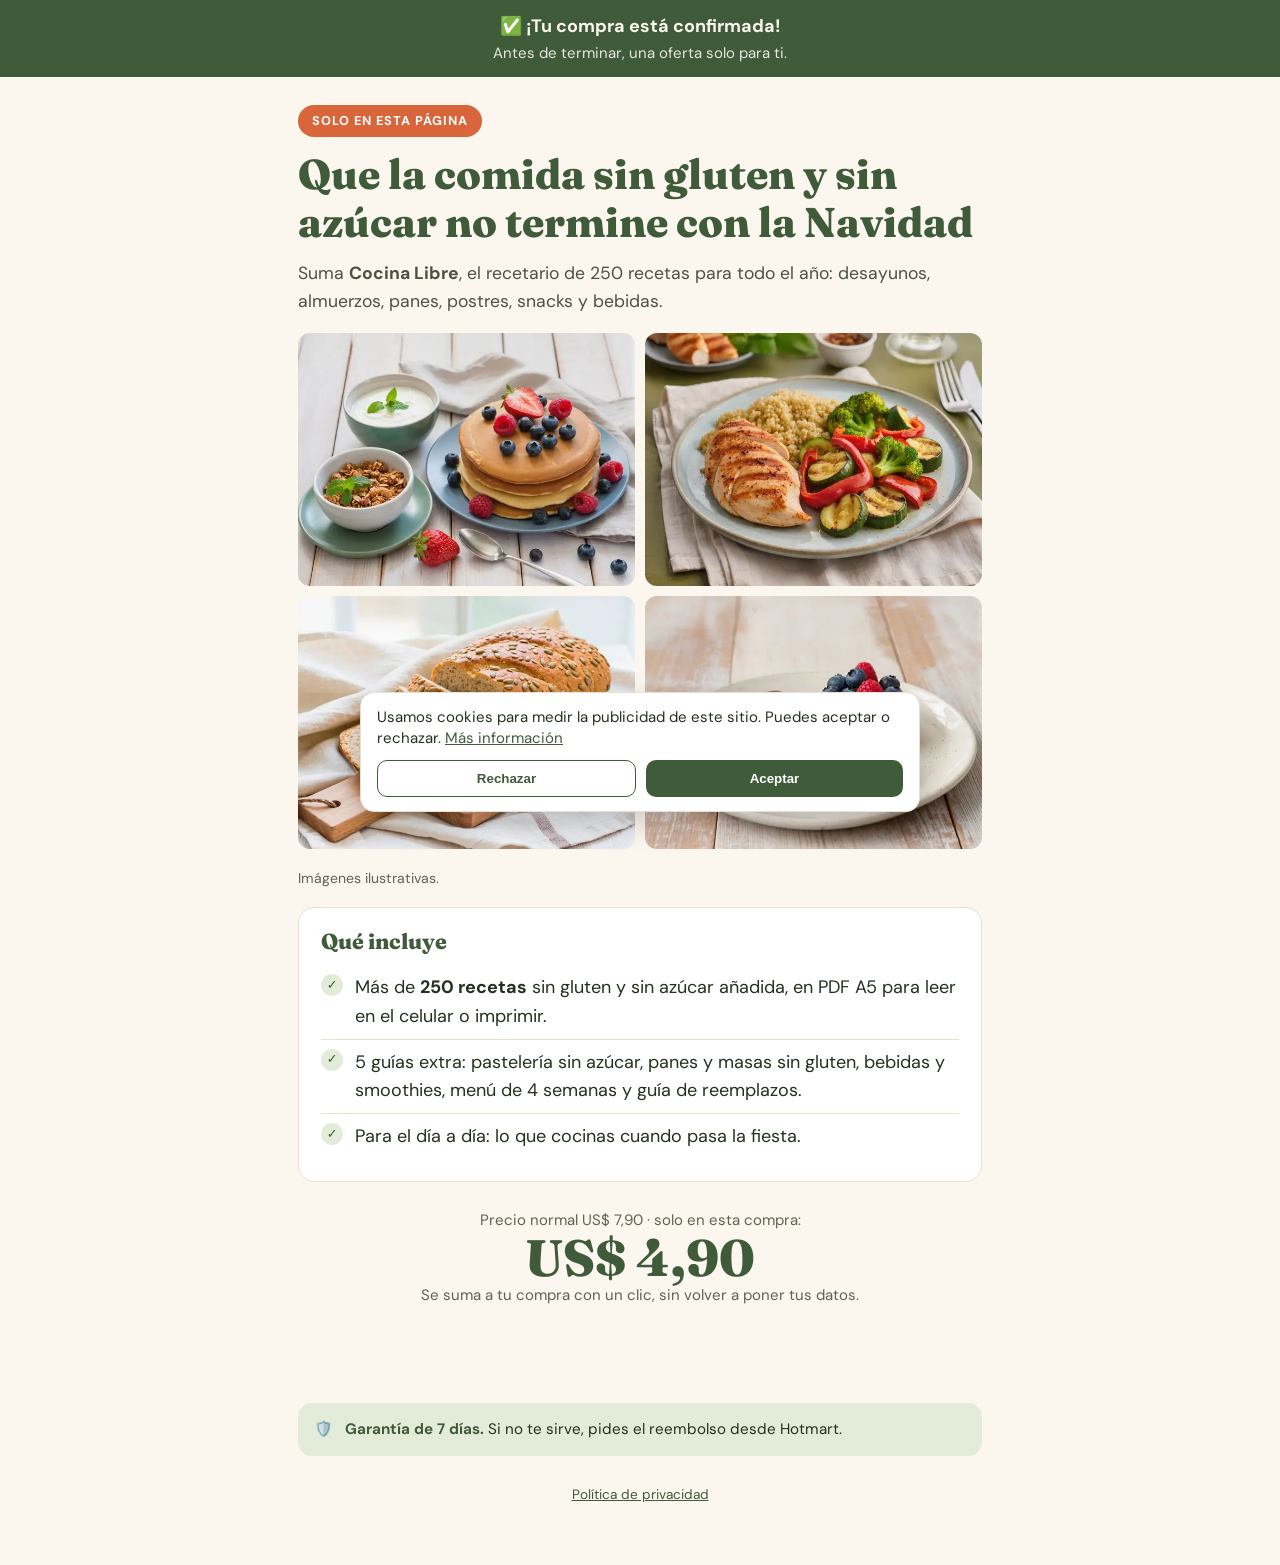
<file: upsell.html>
<!doctype html>
<html lang="es">
<head>
<meta charset="utf-8">
<meta name="viewport" content="width=device-width, initial-scale=1">
<title>Una oferta antes de terminar · Cocina Libre</title>
<meta name="robots" content="noindex">
<link rel="preconnect" href="https://fonts.googleapis.com">
<link rel="preconnect" href="https://fonts.gstatic.com" crossorigin>
<link href="https://fonts.googleapis.com/css2?family=DM+Sans:wght@400;500;700&family=Fraunces:opsz,wght@9..144,600;9..144,800&display=swap" rel="stylesheet">
<link rel="stylesheet" href="embudo.css">
<script src="cookie-consent.js" defer></script>
</head>
<body>
<div class="bar">✅ ¡Tu compra está confirmada!<small>Antes de terminar, una oferta solo para ti.</small></div>
<div class="wrap">
  <span class="kick">Solo en esta página</span>
  <h1>Que la comida sin gluten y sin azúcar no termine con la Navidad</h1>
  <p class="lead">Suma <b>Cocina Libre</b>, el recetario de 250 recetas para todo el año: desayunos, almuerzos, panes, postres, snacks y bebidas.</p>

  <div class="fotos">
    <img src="img/cl-desayunos.webp" width="800" height="600" loading="lazy" alt="Desayunos sin gluten y sin azúcar">
    <img src="img/cl-almuerzos.webp" width="800" height="600" loading="lazy" alt="Almuerzos sin gluten y sin azúcar">
    <img src="img/cl-panes.webp" width="800" height="600" loading="lazy" alt="Panes sin gluten">
    <img src="img/cl-postres.webp" width="800" height="600" loading="lazy" alt="Postres sin azúcar">
  </div>
  <p class="nota">Imágenes ilustrativas.</p>

  <div class="box">
    <h2>Qué incluye</h2>
    <ul class="ck">
      <li>Más de <b>250 recetas</b> sin gluten y sin azúcar añadida, en PDF A5 para leer en el celular o imprimir.</li>
      <li>5 guías extra: pastelería sin azúcar, panes y masas sin gluten, bebidas y smoothies, menú de 4 semanas y guía de reemplazos.</li>
      <li>Para el día a día: lo que cocinas cuando pasa la fiesta.</li>
    </ul>
  </div>

  <div class="price">
    <small>Precio normal US$ 7,90 · solo en esta compra:</small>
    <div class="p">US$ 4,90</div>
    <small>Se suma a tu compra con un clic, sin volver a poner tus datos.</small>
  </div>

  <div class="buy">
    <!-- HOTMART · Sales Funnel Widget (etapa 1). Sin links manuales de rechazo: los pone el widget. -->
    <div id="hotmart-sales-funnel"></div>
    <script src="https://checkout.hotmart.com/lib/hotmart-checkout-elements.js"></script>
    <script>checkoutElements.init('salesFunnel').mount('#hotmart-sales-funnel');</script>
  </div>

  <div class="guar">🛡️<span><b>Garantía de 7 días.</b> Si no te sirve, pides el reembolso desde Hotmart.</span></div>
  <p class="foot"><a href="privacidad.html">Política de privacidad</a></p>
</div>
</body>
</html>
</file>
<file: embudo.css>
/* Estilos compartidos de las páginas del embudo: gracias, upsell, downsell y privacidad. Marca Cocina Libre. */
:root{--verde:#3F5B3A;--terra:#D9653B;--crema:#FBF6EE;--tinta:#25301f;--suave:#e9e1d1;--blanco:#fff;--vc:#E3EBD9}
*{box-sizing:border-box;margin:0;padding:0}
body{font-family:'DM Sans',system-ui,sans-serif;font-size:18px;line-height:1.6;color:var(--tinta);background:var(--crema)}
h1,h2{font-family:'Fraunces',Georgia,serif;line-height:1.15;color:var(--verde)}
h1{font-size:clamp(1.8rem,6vw,2.6rem);font-weight:800;margin:14px 0 12px}
h2{font-size:1.35rem;font-weight:800;margin-bottom:10px}
a{color:var(--verde)}
.bar{background:var(--verde);color:var(--crema);text-align:center;padding:12px 16px;font-weight:700}
.bar small{display:block;font-weight:400;opacity:.9}
.wrap{max-width:720px;margin:0 auto;padding:28px 18px 60px}
.kick{display:inline-block;background:var(--terra);color:#fff;font-weight:700;font-size:.8rem;letter-spacing:.08em;text-transform:uppercase;border-radius:99px;padding:6px 14px}
.lead{font-size:1.1rem;color:#4a5441}
.box{background:var(--blanco);border:1px solid var(--suave);border-radius:16px;padding:22px;margin:18px 0}
.foto{display:block;width:100%;height:auto;aspect-ratio:3/2;object-fit:cover;border-radius:16px;margin:20px 0;box-shadow:0 10px 26px rgba(37,48,31,.18)}
.fotos{display:grid;grid-template-columns:repeat(2,minmax(0,1fr));gap:10px;margin:18px 0}
.fotos img{width:100%;height:auto;aspect-ratio:4/3;object-fit:cover;border-radius:12px}
ul.ck{list-style:none}
ul.ck li{padding:8px 0 8px 34px;position:relative;border-bottom:1px solid var(--suave)}
ul.ck li:last-child{border:0}
ul.ck li::before{content:"✓";position:absolute;left:0;top:9px;width:22px;height:22px;border-radius:50%;background:var(--vc);color:var(--verde);font-weight:800;font-size:.8rem;display:flex;align-items:center;justify-content:center}
.steps{counter-reset:s;list-style:none}
.steps li{counter-increment:s;padding:10px 0 10px 46px;position:relative;border-bottom:1px solid var(--suave)}
.steps li:last-child{border:0}
.steps li::before{content:counter(s);position:absolute;left:0;top:9px;width:32px;height:32px;border-radius:50%;background:var(--terra);color:#fff;font-weight:800;display:flex;align-items:center;justify-content:center}
.price{text-align:center;margin:26px 0 8px}
.price .p{font-family:'Fraunces',serif;font-size:3.2rem;font-weight:800;color:var(--verde);line-height:1}
.price small{display:block;color:#5b6650}
.buy{text-align:center;margin:14px 0;min-height:60px}
.cta{display:inline-block;background:var(--terra);color:#fff;text-decoration:none;font-weight:700;font-size:1.15rem;padding:16px 28px;border-radius:12px;box-shadow:0 4px 0 #a94b28;text-align:center}
.cta:focus-visible,a:focus-visible{outline:3px solid var(--verde);outline-offset:3px}
.guar{display:flex;gap:12px;align-items:center;background:var(--vc);border-radius:14px;padding:14px 16px;margin-top:22px;font-size:.95rem}
.guar b{color:var(--verde)}
.foot{text-align:center;color:#5b6650;font-size:.85rem;margin-top:28px}
.nota{font-size:.88rem;color:#5b6650;margin-top:8px}
/* privacidad */
.legal h2{margin-top:26px}
.legal p,.legal ul{margin-top:10px}
.legal ul{margin-left:22px}
.pend{background:#fff3e0;border:1px solid #f0c987;border-radius:12px;padding:12px 14px;margin:16px 0;font-size:.95rem}
</file>
